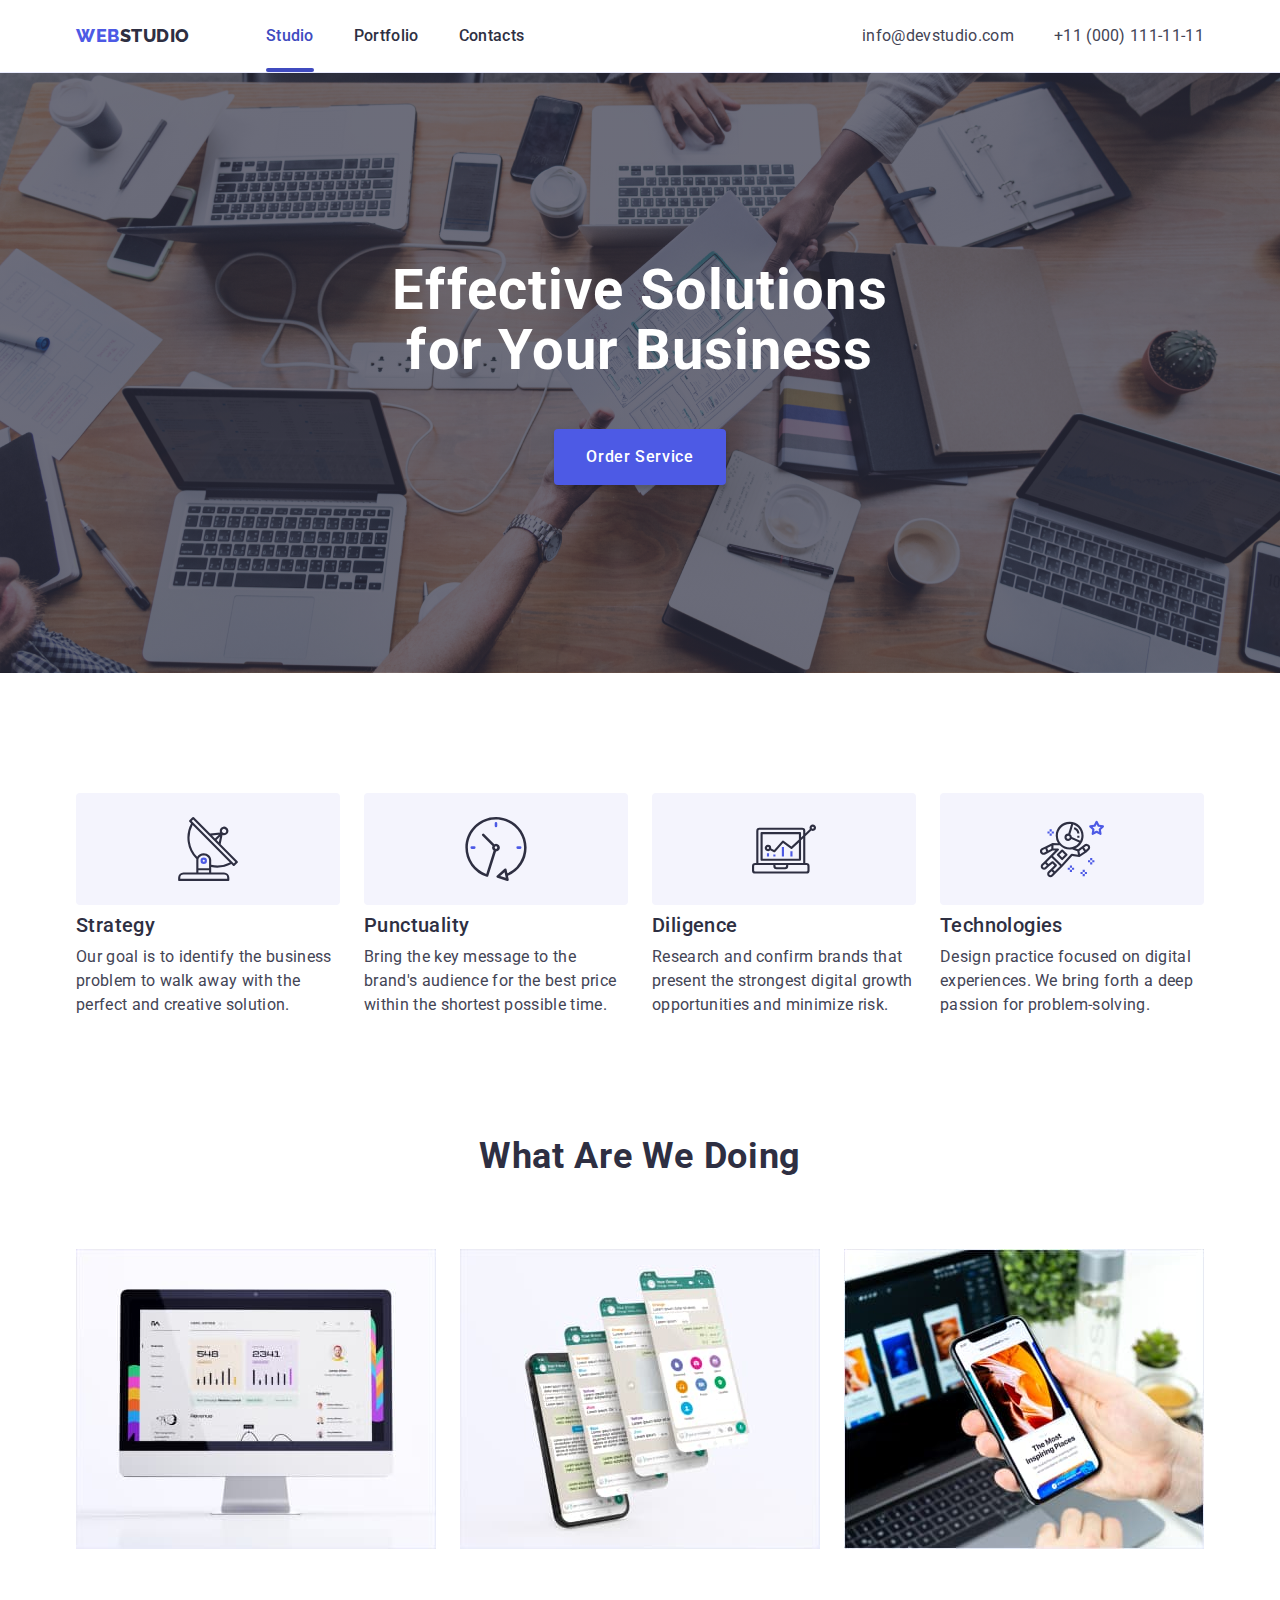
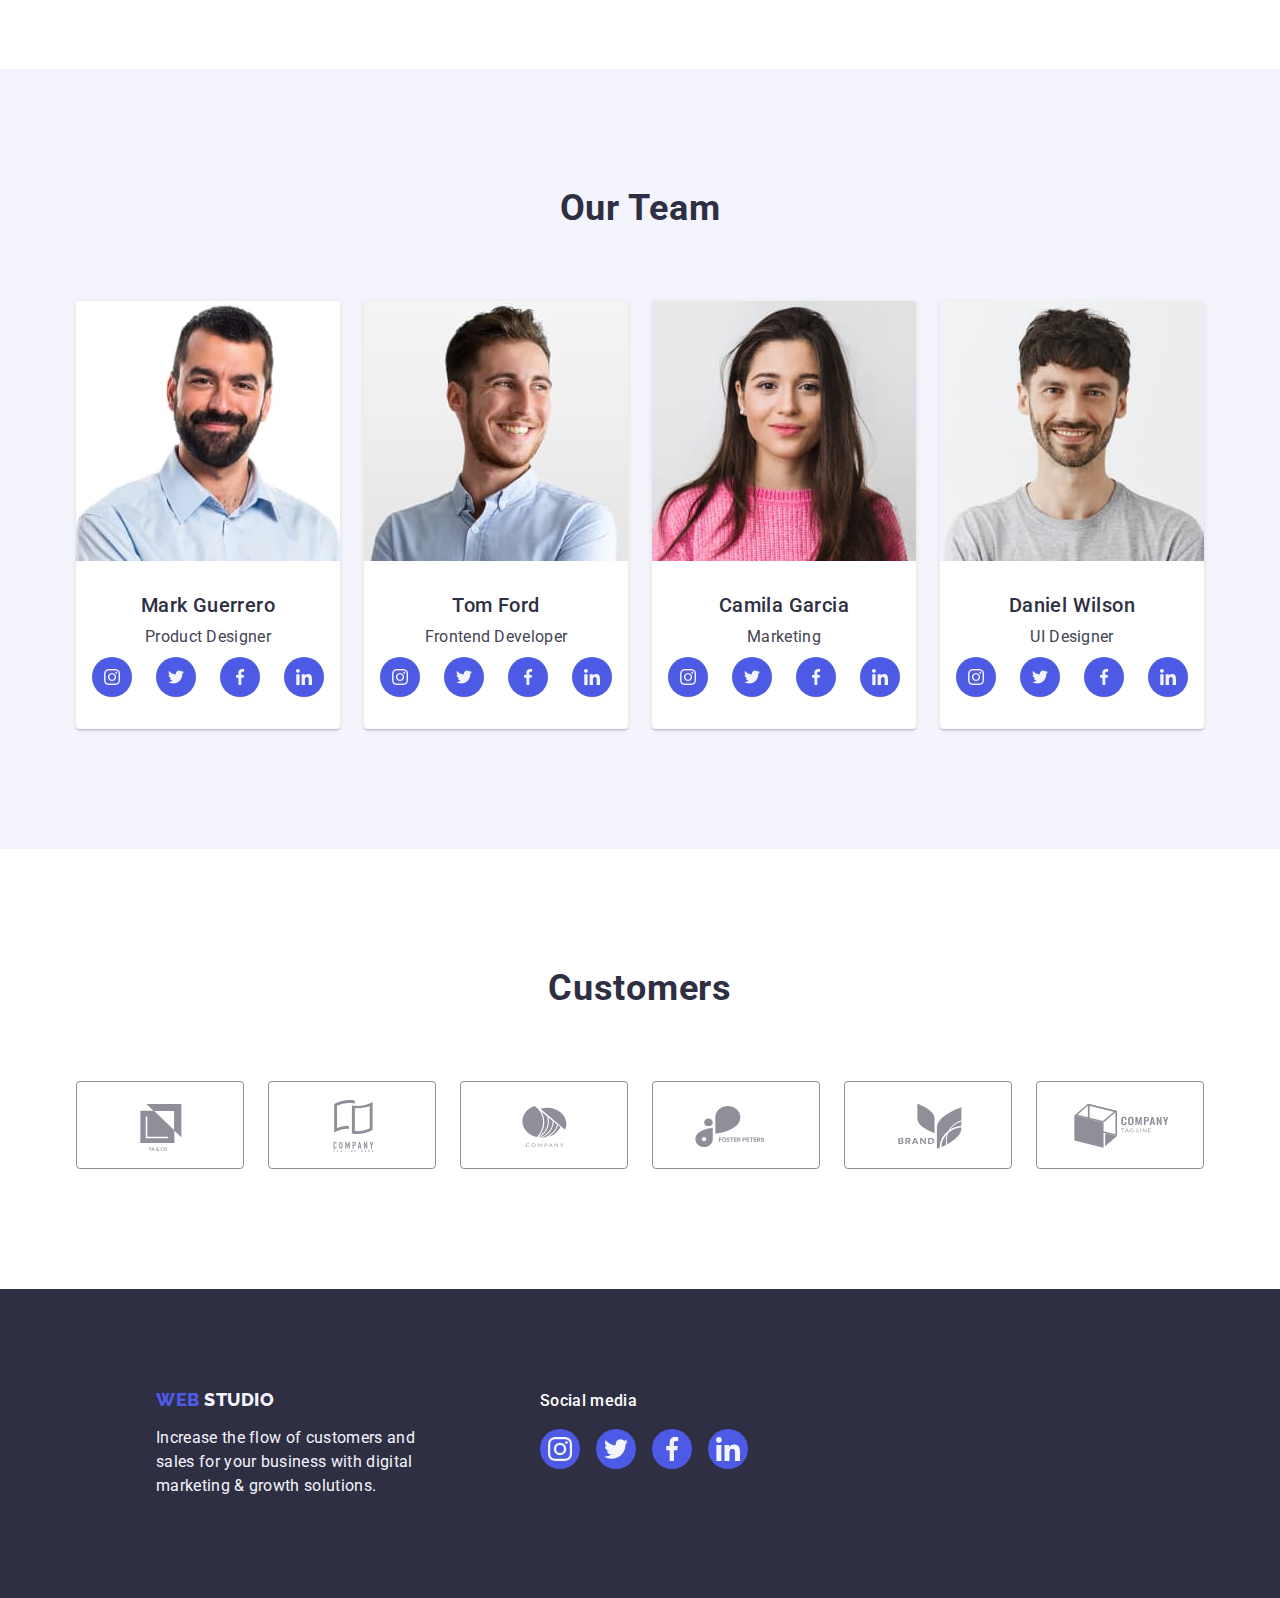
<file: index.html>
<!DOCTYPE html>
<html lang="en">
  <head>
    <meta charset="UTF-8" />
    <meta http-equiv="X-UA-Compatible" content="IE=edge" />
    <meta name="viewport" content="width=device-width, initial-scale=1.0" />
    <title>Document</title>
    <link rel="preconnect" href="https://fonts.googleapis.com" />
    <link rel="preconnect" href="https://fonts.gstatic.com" crossorigin />
    <link
      href="https://fonts.googleapis.com/css2?family=Raleway:wght@800&family=Roboto:wght@400;500;700&display=swap"
      rel="stylesheet"
    />
    <link
      rel="stylesheet"
      href="https://cdnjs.cloudflare.com/ajax/libs/modern-normalize/1.1.0/modern-normalize.min.css"
    />
    <link rel="stylesheet" href="./css/styles.css" />
  </head>

  <body>
    <!-- Шапка сторінки -->
    <header class="page-header">
      <div class="common-container container">
        <nav class="page-navigation">
          <a class="page-logo link" href="./index.html">
            Web <span class="description-first-word-page-logo">Studio</span></a
          >

          <ul class="menu list">
            <li class="menu-item">
              <a class="menu-link link first-line" href="./index.html">Studio</a>
            </li>
            <li class="menu-item">
              <a class="menu-link link" href="./portfolio.html">Portfolio</a>
            </li>
            <li class="menu-item">
              <a class="menu-link link" href="">Contacts</a>
            </li>
          </ul>
        </nav>

        <address class="contact-information">
          <ul class="contacts list">
            <li class="contacts-item">
              <a class="contacts-element link" href="mailto:info@devstudio.com"
                >info@devstudio.com</a
              >
            </li>
            <li class="contacts-item">
              <a class="contacts-element link" href="tel:+110001111111"> +11 (000) 111-11-11</a>
            </li>
          </ul>
        </address>
      </div>
    </header>

    <!-- Унікальний контент сторінки -->
    <main>
      <!-- Перша секція. Головна інформація -->

      <section class="main-information">
        <div class="container">
          <h1 class="main-title">Effective Solutions for Your Business</h1>
          <button class="modal-open-button" type="button" data-modal-open>Order Service</button>
        </div>
      </section>

      <!-- Друга секція. Основні принципи -->

      <section class="container-principles">
        <div class="container">
          <h2 class="main-principles" hidden>About us</h2>
          <ul class="summary list">
            <li class="title-essence-principles">
              <div class="title-essence-principles-icons">
                <svg class="title-essence-icon" aria-label="іконка антени" width="64" height="64">
                  <use href="./images/icons.svg#icon-antenna"></use>
                </svg>
              </div>
              <h3 class="principles">Strategy</h3>
              <p class="principles-description">
                Our goal is to identify the business problem to walk away with the perfect and
                creative solution.
              </p>
            </li>

            <li class="title-essence-principles">
              <div class="title-essence-principles-icons">
                <svg
                  class="title-essence-icon"
                  aria-label="іконка годинника"
                  width="64"
                  height="64"
                >
                  <use href="./images/icons.svg#icon-clock"></use>
                </svg>
              </div>
              <h3 class="principles">Punctuality</h3>
              <p class="principles-description">
                Bring the key message to the brand's audience for the best price within the shortest
                possible time.
              </p>
            </li>

            <li class="title-essence-principles">
              <div class="title-essence-principles-icons">
                <svg class="title-essence-icon" aria-label="іконка діаграми" width="64" height="64">
                  <use href="./images/icons.svg#icon-diagram"></use>
                </svg>
              </div>
              <h3 class="principles">Diligence</h3>
              <p class="principles-description">
                Research and confirm brands that present the strongest digital growth opportunities
                and minimize risk.
              </p>
            </li>

            <li class="title-essence-principles">
              <div class="title-essence-principles-icons">
                <svg
                  class="title-essence-icon"
                  aria-label="іконка астронавта"
                  width="64"
                  height="64"
                >
                  <use href="./images/icons.svg#icon-astronaut"></use>
                </svg>
              </div>
              <h3 class="principles">Technologies</h3>
              <p class="principles-description">
                Design practice focused on digital experiences. We bring forth a deep passion for
                problem-solving.
              </p>
            </li>
          </ul>
        </div>
      </section>

      <!-- Третя секція. Що ми робимо -->

      <section class="our-work">
        <div class="container">
          <h2 class="section-description">What are we doing</h2>
          <ul class="summary list">
            <li class="our-work-images">
              <img
                src="./images/what-are-we-doing/pc-screen.jpg"
                alt="photo-screen"
                width="360"
                height="300"
              />
            </li>

            <li class="our-work-images">
              <img
                src="./images/what-are-we-doing/tel-screen.jpg"
                alt="photo-tel-screen"
                width="360"
                height="300"
              />
            </li>

            <li class="our-work-images">
              <img
                src="./images/what-are-we-doing/tel.jpg"
                alt="photo-tel"
                width="360"
                height="300"
              />
            </li>
          </ul>
        </div>
      </section>

      <!-- Четверта секція. Працівники -->

      <section class="our-team-description">
        <div class="container">
          <h2 class="section-description">Our Team</h2>
          <ul class="our-team-description-list list">
            <li class="our-team-identification">
              <img src="./images/our-team/img-mark.jpg" alt="photo-mark" width="264" height="260" />
              <div class="person-information">
                <h3 class="name">Mark Guerrero</h3>
                <p class="position">Product Designer</p>
                <ul class="social-list list">
                  <li class="social-list-item">
                    <a href="" class="social-list-link">
                      <svg
                        class="social-list-icon"
                        aria-label="іконка інстаграм"
                        width="16"
                        height="16"
                      >
                        <use href="./images/icons.svg#icon-instagram"></use>
                      </svg>
                    </a>
                  </li>
                  <li class="social-list-item">
                    <a href="" class="social-list-link">
                      <svg
                        class="social-list-icon"
                        aria-label="іконка твітер"
                        width="16"
                        height="16"
                      >
                        <use href="./images/icons.svg#icon-twitter"></use>
                      </svg>
                    </a>
                  </li>
                  <li class="social-list-item">
                    <a href="" class="social-list-link">
                      <svg
                        class="social-list-icon"
                        aria-label="іконка фейсбук"
                        width="16"
                        height="16"
                      >
                        <use href="./images/icons.svg#icon-facebook"></use>
                      </svg>
                    </a>
                  </li>
                  <li class="social-list-item">
                    <a href="" class="social-list-link">
                      <svg
                        class="social-list-icon"
                        aria-label="іконка лінкедін"
                        width="16"
                        height="16"
                      >
                        <use href="./images/icons.svg#icon-linkedin"></use>
                      </svg>
                    </a>
                  </li>
                </ul>
              </div>
            </li>

            <li class="our-team-identification">
              <img src="./images/our-team/img-tom.jpg" alt="photo-tom" width="264" height="260" />
              <div class="person-information">
                <h3 class="name">Tom Ford</h3>
                <p class="position">Frontend Developer</p>
                <ul class="social-list list">
                  <li class="social-list-item">
                    <a href="" class="social-list-link">
                      <svg
                        class="social-list-icon"
                        aria-label="іконка інстаграм"
                        width="16"
                        height="16"
                      >
                        <use href="./images/icons.svg#icon-instagram"></use>
                      </svg>
                    </a>
                  </li>
                  <li class="social-list-item">
                    <a href="" class="social-list-link">
                      <svg
                        class="social-list-icon"
                        aria-label="іконка твітер"
                        width="16"
                        height="16"
                      >
                        <use href="./images/icons.svg#icon-twitter"></use>
                      </svg>
                    </a>
                  </li>
                  <li class="social-list-item">
                    <a href="" class="social-list-link">
                      <svg
                        class="social-list-icon"
                        aria-label="іконка фейсбук"
                        width="16"
                        height="16"
                      >
                        <use href="./images/icons.svg#icon-facebook"></use>
                      </svg>
                    </a>
                  </li>
                  <li class="social-list-item">
                    <a href="" class="social-list-link">
                      <svg
                        class="social-list-icon"
                        aria-label="іконка лінкедін"
                        width="16"
                        height="16"
                      >
                        <use href="./images/icons.svg#icon-linkedin"></use>
                      </svg>
                    </a>
                  </li>
                </ul>
              </div>
            </li>

            <li class="our-team-identification">
              <img
                src="./images/our-team/img-camila.jpg"
                alt="photo-camila"
                width="264"
                height="260"
              />
              <div class="person-information">
                <h3 class="name">Camila Garcia</h3>
                <p class="position">Marketing</p>
                <ul class="social-list list">
                  <li class="social-list-item">
                    <a href="" class="social-list-link">
                      <svg
                        class="social-list-icon"
                        aria-label="іконка інстаграм"
                        width="16"
                        height="16"
                      >
                        <use href="./images/icons.svg#icon-instagram"></use>
                      </svg>
                    </a>
                  </li>
                  <li class="social-list-item">
                    <a href="" class="social-list-link">
                      <svg
                        class="social-list-icon"
                        aria-label="іконка твітер"
                        width="16"
                        height="16"
                      >
                        <use href="./images/icons.svg#icon-twitter"></use>
                      </svg>
                    </a>
                  </li>
                  <li class="social-list-item">
                    <a href="" class="social-list-link">
                      <svg
                        class="social-list-icon"
                        aria-label="іконка фейсбук"
                        width="16"
                        height="16"
                      >
                        <use href="./images/icons.svg#icon-facebook"></use>
                      </svg>
                    </a>
                  </li>
                  <li class="social-list-item">
                    <a href="" class="social-list-link">
                      <svg
                        class="social-list-icon"
                        aria-label="іконка лінкедін"
                        width="16"
                        height="16"
                      >
                        <use href="./images/icons.svg#icon-linkedin"></use>
                      </svg>
                    </a>
                  </li>
                </ul>
              </div>
            </li>

            <li class="our-team-identification">
              <img
                src="./images/our-team/img-daniel.jpg"
                alt="photo-daniel"
                width="264"
                height="260"
              />
              <div class="person-information">
                <h3 class="name">Daniel Wilson</h3>
                <p class="position">UI Designer</p>
                <ul class="social-list list">
                  <li class="social-list-item">
                    <a href="" class="social-list-link">
                      <svg
                        class="social-list-icon"
                        aria-label="іконка інстаграм"
                        width="16"
                        height="16"
                      >
                        <use href="./images/icons.svg#icon-instagram"></use>
                      </svg>
                    </a>
                  </li>
                  <li class="social-list-item">
                    <a href="" class="social-list-link">
                      <svg
                        class="social-list-icon"
                        aria-label="іконка твітер"
                        width="16"
                        height="16"
                      >
                        <use href="./images/icons.svg#icon-twitter"></use>
                      </svg>
                    </a>
                  </li>
                  <li class="social-list-item">
                    <a href="" class="social-list-link">
                      <svg
                        class="social-list-icon"
                        aria-label="іконка фейсбук"
                        width="16"
                        height="16"
                      >
                        <use href="./images/icons.svg#icon-facebook"></use>
                      </svg>
                    </a>
                  </li>
                  <li class="social-list-item">
                    <a href="" class="social-list-link">
                      <svg
                        class="social-list-icon"
                        aria-label="іконка лінкедін"
                        width="16"
                        height="16"
                      >
                        <use href="./images/icons.svg#icon-linkedin"></use>
                      </svg>
                    </a>
                  </li>
                </ul>
              </div>
            </li>
          </ul>
        </div>
      </section>

      <!-- П'ята секція. Клієнти -->

      <section class="our-customers">
        <div class="container">
          <h2 class="section-description">Customers</h2>
          <ul class="icons-customers list">
            <li class="icons-customers-item">
              <a href="" class="icons-customers-link">
                <svg
                  class="icons-customers-view"
                  aria-label="логотип першого клієнта"
                  width="104"
                  height="56"
                >
                  <use href="./images/icons.svg#icon-first-client"></use>
                </svg>
              </a>
            </li>

            <li class="icons-customers-item">
              <a href="" class="icons-customers-link">
                <svg
                  class="icons-customers-view"
                  aria-label="логотип другого клієнта"
                  width="104"
                  height="56"
                >
                  <use href="./images/icons.svg#icon-second-client"></use>
                </svg>
              </a>
            </li>

            <li class="icons-customers-item">
              <a href="" class="icons-customers-link">
                <svg
                  class="icons-customers-view"
                  aria-label="логотип третього клієнта"
                  width="104"
                  height="56"
                >
                  <use href="./images/icons.svg#icon-third-client"></use>
                </svg>
              </a>
            </li>

            <li class="icons-customers-item">
              <a href="" class="icons-customers-link">
                <svg
                  class="icons-customers-view"
                  aria-label="логотип четвертого клієнта"
                  width="104"
                  height="56"
                >
                  <use href="./images/icons.svg#icon-fourth-client"></use>
                </svg>
              </a>
            </li>

            <li class="icons-customers-item">
              <a href="" class="icons-customers-link">
                <svg
                  class="icons-customers-view"
                  aria-label="логотип п'ятого клієнта"
                  width="104"
                  height="56"
                >
                  <use href="./images/icons.svg#icon-fifth-client"></use>
                </svg>
              </a>
            </li>

            <li class="icons-customers-item">
              <a href="" class="icons-customers-link">
                <svg
                  class="icons-customers-view"
                  aria-label="логотип шостого клієнта"
                  width="104"
                  height="56"
                >
                  <use href="./images/icons.svg#icon-sixth-client"></use>
                </svg>
              </a>
            </li>
          </ul>
        </div>
      </section>
    </main>

    <!-- Підвал сторінки -->

    <footer class="under-logo-and-slogan">
      <div class="footer">
        <div class="footer-logo-container">
          <a class="footer-logo link" href="./portfolio.html">
            Web <span class="description-first-word-under-logo">Studio</span></a
          >
          <p class="footer-description">
            Increase the flow of customers and sales for your business with digital marketing &
            growth solutions.
          </p>
        </div>

        <div class="social-media">
          <p class="title-social-media">Social media</p>
          <ul class="social-media-list list">
            <li class="social-media-list-item">
              <a href="" class="social-media-list-link">
                <svg class="social-list-icon" aria-label="іконка інстаграм" width="24" height="24">
                  <use href="./images/icons.svg#icon-instagram"></use>
                </svg>
              </a>
            </li>

            <li class="social-media-list-item">
              <a href="" class="social-media-list-link">
                <svg class="social-list-icon" aria-label="іконка твітер" width="24" height="24">
                  <use href="./images/icons.svg#icon-twitter"></use>
                </svg>
              </a>
            </li>

            <li class="social-media-list-item">
              <a href="" class="social-media-list-link">
                <svg class="social-list-icon" aria-label="іконка фейсбук" width="24" height="24">
                  <use href="./images/icons.svg#icon-facebook"></use>
                </svg>
              </a>
            </li>
            <li class="social-media-list-item">
              <a href="" class="social-media-list-link">
                <svg class="social-list-icon" aria-label="іконка лінкедін" width="24" height="24">
                  <use href="./images/icons.svg#icon-linkedin"></use>
                </svg>
              </a>
            </li>
          </ul>
        </div>
      </div>
    </footer>

    <div class="backdrop is-hidden" data-modal>
      <div class="modal">
        <button type="button" class="modal-close-btn" data-modal-close>
          <svg class="modal-close-icon" width="8" height="8">
            <use href="./images/icons.svg#icon-close"></use>
          </svg>
        </button>
      </div>
    </div>

    <script src="./js/modal.js"></script>
  </body>
</html>
</file>
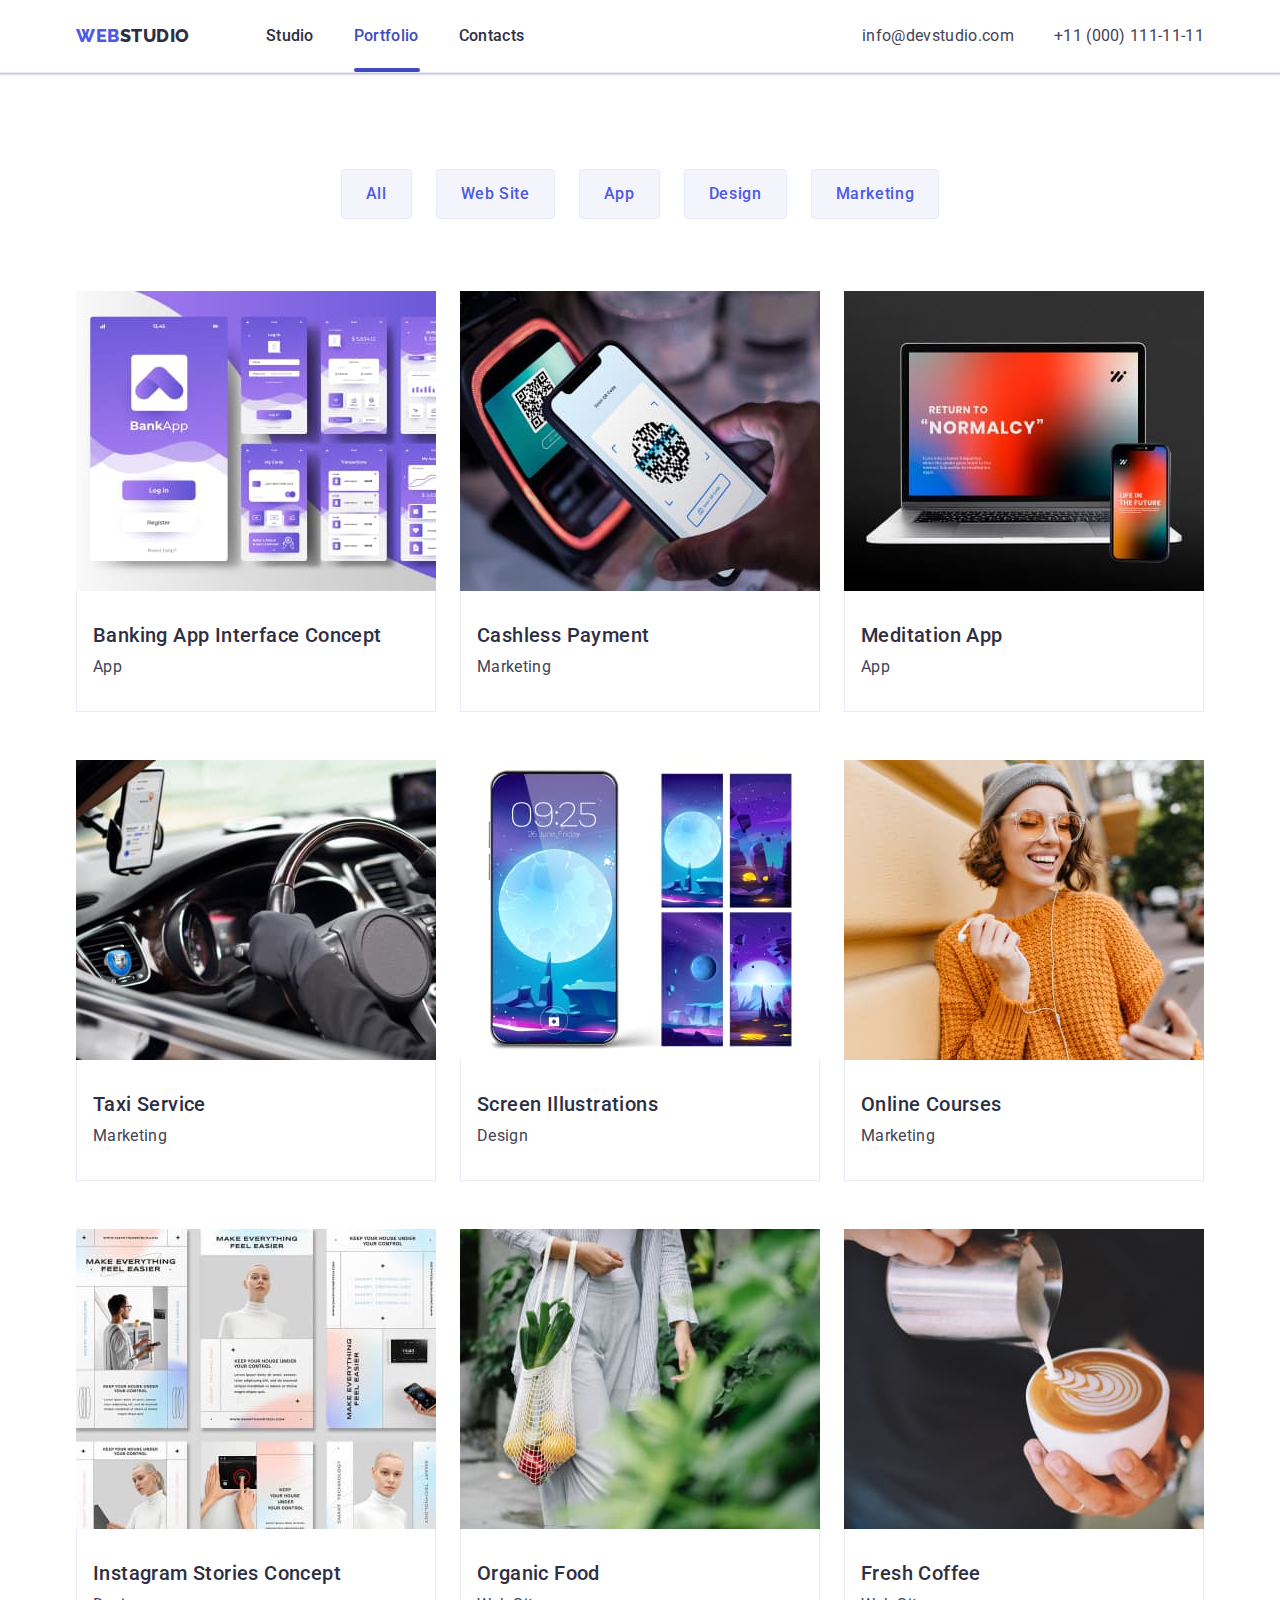
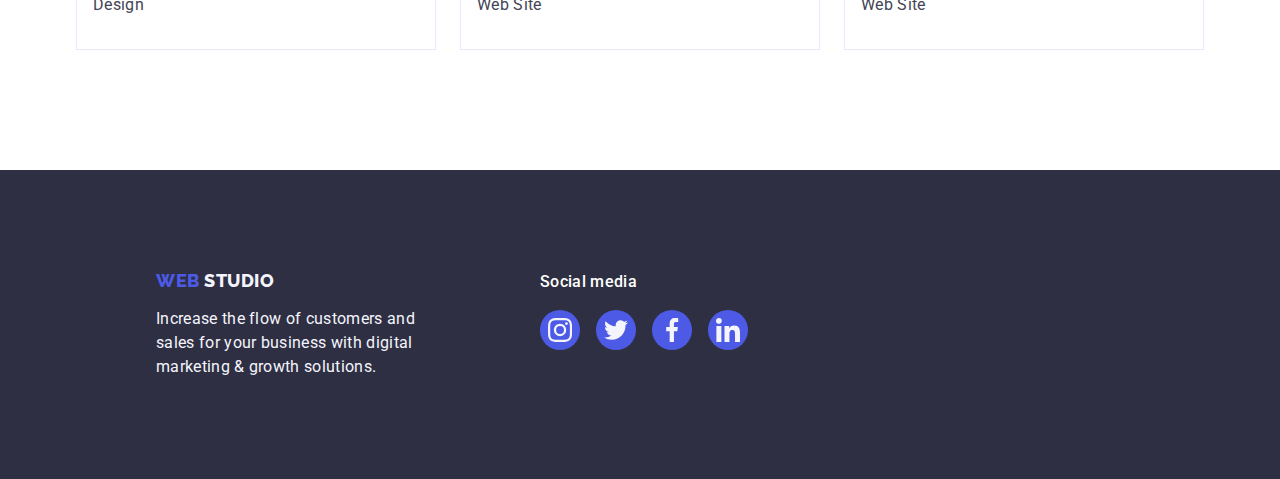
<file: portfolio.html>
<!DOCTYPE html>
<html lang="en">
  <head>
    <meta charset="UTF-8" />
    <meta http-equiv="X-UA-Compatible" content="IE=edge" />
    <meta name="viewport" content="width=device-width, initial-scale=1.0" />
    <title>Document</title>
    <link rel="preconnect" href="https://fonts.googleapis.com" />
    <link rel="preconnect" href="https://fonts.gstatic.com" crossorigin />
    <link
      href="https://fonts.googleapis.com/css2?family=Raleway:wght@800&family=Roboto:wght@400;500;700&display=swap"
      rel="stylesheet"
    />
    <link
      rel="stylesheet"
      href="https://cdnjs.cloudflare.com/ajax/libs/modern-normalize/1.1.0/modern-normalize.min.css"
    />
    <link rel="stylesheet" href="./css/styles.css" />
  </head>

  <body>
    <!-- Шапка сторінки -->
    <header class="page-header">
      <div class="common-container container">
        <nav class="page-navigation">
          <a class="page-logo link" href="./portfolio.html">
            Web <span class="description-first-word-page-logo">Studio</span></a
          >

          <ul class="menu list">
            <li class="menu-item"><a class="menu-link link" href="./index.html">Studio</a></li>
            <li class="menu-item">
              <a class="menu-link link second-line" href="./portfolio.html">Portfolio</a>
            </li>
            <li class="menu-item"><a class="menu-link link" href="">Contacts</a></li>
          </ul>
        </nav>

        <address class="contact-information">
          <ul class="contacts list">
            <li class="contacts-item">
              <a class="contacts-element link" href="mailto:info@devstudio.com"
                >info@devstudio.com</a
              >
            </li>
            <li class="contacts-item">
              <a class="contacts-element link" href="tel:+110001111111"> +11 (000) 111-11-11</a>
            </li>
          </ul>
        </address>
      </div>
    </header>

    <!-- Унікальний контент сторінки -->
    <main>
      <section class="img-description">
        <div class="container">
          <h1 hidden>All</h1>
          <ul class="button-type list">
            <li><button class="modal-open-button-all" type="button">All</button></li>
            <li><button class="modal-open-button-all" type="button">Web Site</button></li>
            <li><button class="modal-open-button-all" type="button">App</button></li>
            <li><button class="modal-open-button-all" type="button">Design</button></li>
            <li><button class="modal-open-button-all" type="button">Marketing</button></li>
          </ul>

          <ul class="icons">
            <li class="icons-item">
              <a href="" class="review link">
                <div class="review-img">
                  <img
                    src="./images/portfolio/banking-app.jpg"
                    alt="photo-banking-app"
                    width="360"
                    height="300"
                  />
                  <p class="overlay">
                    14 Stylish and User-Friendly App Design Concepts · Task Manager App · Calorie
                    Tracker App · Exotic Fruit Ecommerce App · Cloud Storage App
                  </p>
                </div>

                <div class="app-name">
                  <h2 class="icons-description">Banking App Interface Concept</h2>
                  <p class="icons-type">App</p>
                </div>
              </a>
            </li>

            <li class="icons-item">
              <a href="" class="review link">
                <div class="review-img">
                  <img
                    src="./images/portfolio/cashless-payment.jpg"
                    alt="photo-cashless-payment"
                    width="360"
                    height="300"
                  />
                  <p class="overlay">
                    14 Stylish and User-Friendly App Design Concepts · Task Manager App · Calorie
                    Tracker App · Exotic Fruit Ecommerce App · Cloud Storage App
                  </p>
                </div>
                <div class="app-name">
                  <h2 class="icons-description">Cashless Payment</h2>
                  <p class="icons-type">Marketing</p>
                </div>
              </a>
            </li>

            <li class="icons-item">
              <a href="" class="review link">
                <div class="review-img">
                  <img
                    src="./images/portfolio/meditation-app.jpg"
                    alt="photo-meditation-app"
                    width="360"
                    height="300"
                  />
                  <p class="overlay">
                    14 Stylish and User-Friendly App Design Concepts · Task Manager App · Calorie
                    Tracker App · Exotic Fruit Ecommerce App · Cloud Storage App
                  </p>
                </div>
                <div class="app-name">
                  <h2 class="icons-description">Meditation App</h2>
                  <p class="icons-type">App</p>
                </div>
              </a>
            </li>

            <li class="icons-item">
              <a href="" class="review link">
                <div class="review-img">
                  <img
                    src="./images/portfolio/taxi-service.jpg"
                    alt="photo-taxi-service"
                    width="360"
                    height="300"
                  />
                  <p class="overlay">
                    14 Stylish and User-Friendly App Design Concepts · Task Manager App · Calorie
                    Tracker App · Exotic Fruit Ecommerce App · Cloud Storage App
                  </p>
                </div>
                <div class="app-name">
                  <h2 class="icons-description">Taxi Service</h2>
                  <p class="icons-type">Marketing</p>
                </div>
              </a>
            </li>

            <li class="icons-item">
              <a href="" class="review link">
                <div class="review-img">
                  <img
                    src="./images/portfolio/screen-illustations.jpg"
                    alt="photo-screen-illustations"
                    width="360"
                    height="300"
                  />
                  <p class="overlay">
                    14 Stylish and User-Friendly App Design Concepts · Task Manager App · Calorie
                    Tracker App · Exotic Fruit Ecommerce App · Cloud Storage App
                  </p>
                </div>
                <div class="app-name">
                  <h2 class="icons-description">Screen Illustrations</h2>
                  <p class="icons-type">Design</p>
                </div>
              </a>
            </li>

            <li class="icons-item">
              <a href="" class="review link">
                <div class="review-img">
                  <img
                  src="./images/portfolio/online-courses.jpg"
                  alt="photo-online-courses"
                  width="360"
                  height="300"
                />
                  <p class="overlay">
                    14 Stylish and User-Friendly App Design Concepts · Task Manager App · Calorie
                    Tracker App · Exotic Fruit Ecommerce App · Cloud Storage App
                  </p>
                </div>
                                <div class="app-name">
                  <h2 class="icons-description">Online Courses</h2>
                  <p class="icons-type">Marketing</p>
                </div>
              </a>
            </li>

            <li class="icons-item">
              <a href="" class="review link">
                <div class="review-img">
                  <img
                  src="./images/portfolio/instagram-stories.jpg"
                  alt="photo-instagram-stories"
                  width="360"
                  height="300"
                />
                  <p class="overlay">
                    14 Stylish and User-Friendly App Design Concepts · Task Manager App · Calorie
                    Tracker App · Exotic Fruit Ecommerce App · Cloud Storage App
                  </p>
                </div>
                                <div class="app-name">
                  <h2 class="icons-description">Instagram Stories Concept</h2>
                  <p class="icons-type">Design</p>
                </div>
              </a>
            </li>

            <li class="icons-item">
              <a href="" class="review link">
                <div class="review-img">
                  <img
                  src="./images/portfolio/organic-food.jpg"
                  alt="photo-organic-food"
                  width="360"
                  height="300"
                />
                  <p class="overlay">
                    14 Stylish and User-Friendly App Design Concepts · Task Manager App · Calorie
                    Tracker App · Exotic Fruit Ecommerce App · Cloud Storage App
                  </p>
                </div>
                <div class="app-name">
                  <h2 class="icons-description">Organic Food</h2>
                  <p class="icons-type">Web Site</p>
                </div>
              </a>
            </li>

            <li class="icons-item">
              <a href="" class="review link">
                <div class="review-img">
                  <img
                  src="./images/portfolio/fresh-coffee.jpg"
                  alt="photo-fresh-coffee"
                  width="360"
                  height="300"
                />
                  <p class="overlay">
                    14 Stylish and User-Friendly App Design Concepts · Task Manager App · Calorie
                    Tracker App · Exotic Fruit Ecommerce App · Cloud Storage App
                  </p>
                </div>
                  <div class="app-name">
                  <h2 class="icons-description">Fresh Coffee</h2>
                  <p class="icons-type">Web Site</p>
                </div>
              </a>
            </li>
          </ul>
        </div>
      </section>
    </main>

    <!-- Підвал сторінки -->

    <div class="footer-container">
      <footer class="under-logo-and-slogan">
        <div class="footer">
          <div class="footer-logo-container">
            <a class="footer-logo link" href="./portfolio.html">
              Web <span class="description-first-word-under-logo">Studio</span></a
            >
            <p class="footer-description">
              Increase the flow of customers and sales for your business with digital marketing &
              growth solutions.
            </p>
          </div>

          <div class="social-media">
            <p class="title-social-media">Social media</p>
            <ul class="social-media-list list">
              <li class="social-media-list-item">
                <a href="" class="social-media-list-link">
                  <svg
                    class="social-list-icon"
                    aria-label="іконка інстаграм"
                    width="24"
                    height="24"
                  >
                    <use href="./images/icons.svg#icon-instagram"></use>
                  </svg>
                </a>
              </li>

              <li class="social-media-list-item">
                <a href="" class="social-media-list-link">
                  <svg class="social-list-icon" aria-label="іконка твітер" width="24" height="24">
                    <use href="./images/icons.svg#icon-twitter"></use>
                  </svg>
                </a>
              </li>

              <li class="social-media-list-item">
                <a href="" class="social-media-list-link">
                  <svg class="social-list-icon" aria-label="іконка фейсбук" width="24" height="24">
                    <use href="./images/icons.svg#icon-facebook"></use>
                  </svg>
                </a>
              </li>
              <li class="social-media-list-item">
                <a href="" class="social-media-list-link">
                  <svg class="social-list-icon" aria-label="іконка лінкедін" width="24" height="24">
                    <use href="./images/icons.svg#icon-linkedin"></use>
                  </svg>
                </a>
              </li>
            </ul>
          </div>
        </div>
      </footer>
    </div>

    <!-- <footer class="under-logo-and-slogan"> 
      <div class="container"> 
        <a class="page-logo link" href="./portfolio.html">
          Web <span class="description-first-word-under-logo">Studio</span></a
        >
  
        <p class="footer-description">
          Increase the flow of customers and sales for your business with digital marketing & growth
          solutions.
        </p>
      </div>
      
    </footer> -->
  </body>
</html>
</file>
<file: css/styles.css>
body {
  font-family: 'Roboto', sans-serif;
  color: #434455;
  background-color: #ffffff;
}

:root {
  --brand-color: #2e2f42;
}

.list {
  list-style: none;
}

.link,
.page-logo,
.footer-logo {
  text-decoration: none;
}

button {
  cursor: pointer;
}

h1,
h2,
h3,
h4,
p {
  margin-top: 0;
  margin-bottom: 0;
}

ul,
ol {
  margin-top: 0;
  margin-bottom: 0;
  padding-left: 0;
}

img {
  display: block;
}

.description-first-word-page-logo {
  color: var(--brand-color);
}

.page-logo {
  font-family: 'Raleway', sans-serif;
  font-style: normal;
  font-weight: 800;
  font-size: 18px;
  line-height: 1.17;
  color: #4d5ae5;

  /* identical to box height, or 117% */
  display: flex;
  align-items: center;
  letter-spacing: 0.03em;
  text-transform: uppercase;
  text-decoration: none;
  margin-right: 76px;

  /* Inside auto layout */
  flex: none;
  order: 0;
  flex-grow: 0;
}

.page-header {
  border-bottom: 1px solid #e7e9fc;
  box-shadow: 0px 2px 1px rgba(46, 47, 66, 0.08), 0px 1px 1px rgba(46, 47, 66, 0.16),
    0px 1px 6px rgba(46, 47, 66, 0.08);
}

.common-container {
  display: flex;
  align-items: center;
}

.container {
  width: 1158px;
  margin: 0 auto;
  padding: 0 15px;
}

.page-navigation {
  display: flex;
  align-items: center;
}

.menu {
  display: flex;
  gap: 40px;
}

.address-list {
  display: flex;
  align-items: center;
  margin-left: 332px;
}

.menu-link {
  font-style: normal;
  font-weight: 500;
  font-size: 16px;
  display: block;
  line-height: 1.5;
  padding: 24px 0;

  /* identical to box height, or 150% */
  letter-spacing: 0.02em;

  /* NAVY BLUE */
  color: var(--brand-color);
}

.menu-item,
.link:active {
  color: #9747ff;
}

.modal-open-button:hover,
.modal-open-button:focus {
  background-color: #404bbf;
}

.menu-item:hover,
.menu-item:focus,
.page-logo:hover,
.page-logo:focus,
.contacts:hover,
.contacts:focus,
.menu-link:hover,
.menu-link:focus {
  color: #404bbf;
}

.first-line,
.second-line {
  display: flex;
  align-items: center;
  position: relative;
  color: #404bbf;
  transition: color 250ms cubic-bezier(0.4, 0, 0.2, 1);
}

.first-line::after {
  content: '';
  display: block;
  position: absolute;
  width: 48px;
  height: 4px;
  left: 0;
  bottom: -1px;
  top: 44px;
  background-color: #404bbf;
  border-radius: 2px;
  margin-top: 20px;
  overflow: auto;
  transform: translateY(100%);
  transition: color 250ms cubic-bezier(0.4, 0, 0.2, 1);
}

.second-line::after {
  content: '';
  display: block;
  position: absolute;
  width: 66px;
  height: 4px;
  left: 0;
  bottom: -1px;
  top: 44px;
  background-color: #404bbf;
  border-radius: 2px;
  margin-top: 20px;
  overflow: auto;
  transform: translateY(100%);
  transition: color 250ms cubic-bezier(0.4, 0, 0.2, 1);
}

.first-line:hover::after,
.second-line:hover::after {
  transform: translateY(0%);
}

.contact-information {
  font-style: normal;
  margin-left: auto;
}

.contacts-element {
  font-style: normal;
  font-weight: 400;
  font-size: 16px;
  line-height: 1.5;
  letter-spacing: 0.02em;
  color: #434455;
  transition: color 250ms cubic-bezier(0.4, 0, 0.2, 1);
}

/* Перша секція. Головна інформація */

.main-information {
  background-color: var(--brand-color);
  padding: 188px 0;
  background-color: #2e2f42;
  background-image: linear-gradient(rgba(46, 47, 66, 0.7), rgba(46, 47, 66, 0.7)),
    url(../images/people-office.jpg);

  background-repeat: no-repeat;
  background-position: center;
  background-size: cover;
  max-width: 1440px;
  margin: 0 auto;
}

.main-title {
  font-style: normal;
  font-weight: 700;
  font-size: 56px;
  line-height: 1.07;
  max-width: 496px;

  /* or 107% */
  text-align: center;
  margin-left: auto;
  margin-right: auto;
  margin-bottom: 48px;
  letter-spacing: 0.02em;

  /* WHITE */
  color: #ffffff;
}

.button {
  display: block;
  min-width: 169px;
  height: 56px;
  border: none;
  background-color: #4d5ae5;
  border-radius: 4px;
  cursor: pointer;
}

.modal-open-button {
  font-style: normal;
  font-weight: 500;
  font-size: 16px;
  line-height: 1.5;
  background-color: #4d5ae5;
  min-width: 169px;
  border: none;

  /* identical to box height, or 150% */
  display: block;
  align-items: center;
  letter-spacing: 0.04em;

  /* WHITE */
  color: #ffffff;

  /* Inside auto layout */
  flex: none;
  order: 0;
  flex-grow: 0;

  /* Auto layout */
  display: block;
  flex-direction: row;
  align-items: flex-start;
  padding: 16px 32px;
  gap: 10px;

  left: 636px;
  right: 635px;
  top: 428px;
  bottom: 188px;

  /* IRIS */
  background: #4d5ae5;
  box-shadow: 0px 4px 4px rgba(0, 0, 0, 0.15);
  border-radius: 4px;
  margin: 0 auto;
  transition: background-color 250ms cubic-bezier(0.4, 0, 0.2, 1);
}

/* Друга секція. Основні принципи */

.container-principles {
  padding: 120px 0;
}

.title-essence-principles {
  width: calc((100% - 72px) / 4);
}

.title-essence-principles-icons {
  display: flex;
  align-items: center;
  justify-content: center;
  width: 264px;
  height: 112px;
  margin-bottom: 8px;
  background-color: #f4f4fd;
  border-radius: 4px;
}

.summary {
  display: flex;
  gap: 24px;
}

.principles {
  font-style: normal;
  font-weight: 500;
  font-size: 20px;
  line-height: 1.2;
  margin-bottom: 8px;

  /* identical to box height, or 120% */
  letter-spacing: 0.02em;

  /* NAVY BLUE */
  color: var(--brand-color);

  /* Inside auto layout */
  flex: none;
  order: 0;
  flex-grow: 0;
}

.principles-description {
  font-style: normal;
  font-weight: 400;
  font-size: 16px;
  line-height: 1.5;

  /* or 150% */
  letter-spacing: 0.02em;

  /* SLATE */
  color: #434455;

  /* Inside auto layout */
  flex: none;
  order: 1;
  flex-grow: 0;
}

/* Третя секція. Що ми робимо */

.our-work {
  padding-bottom: 120px;
}

.our-work-images {
  background-color: #ffffff;
  width: calc((100% - 48px) / 3);
}

/* Четверта секція. Працівники */

.our-team-description {
  background-color: #f4f4fd;
  padding: 120px 0;
}

.section-description {
  font-style: normal;
  font-weight: 700;
  font-size: 36px;
  line-height: 1.11;
  margin-bottom: 72px;

  /* identical to box height, or 111% */
  text-align: center;
  letter-spacing: 0.02em;
  text-transform: capitalize;

  /* NAVY BLUE */
  color: var(--brand-color);
}

.our-team-description-list {
  display: flex;
  gap: 24px;
}

.our-team-identification {
  background-color: #ffffff;
  width: calc((100% - 72px) / 4);
  box-shadow: 0px 1px 6px rgba(46, 47, 66, 0.08), 0px 1px 1px rgba(46, 47, 66, 0.16),
    0px 2px 1px rgba(46, 47, 66, 0.08);
  border-radius: 0px 0px 4px 4px;
}

.person-information {
  padding: 32px 0;
}

.name {
  font-style: normal;
  font-weight: 500;
  font-size: 20px;
  line-height: 1.2;
  margin-bottom: 8px;

  /* identical to box height, or 120% */
  text-align: center;
  letter-spacing: 0.02em;

  /* NAVY BLUE */
  color: var(--brand-color);

  /* Inside auto layout */
  flex: none;
  order: 0;
  flex-grow: 0;
}

.position {
  font-style: normal;
  font-weight: 400;
  font-size: 16px;
  line-height: 1.5;

  /* identical to box height, or 150% */
  text-align: center;
  letter-spacing: 0.02em;

  /* SLATE */
  color: #434455;

  /* Inside auto layout */
  flex: none;
  order: 1;
  flex-grow: 0;
  margin-bottom: 8px;
}

.social-list {
  display: flex;
  justify-content: center;
  gap: 24px;
}

.social-list-item {
  width: 40px;
  height: 40px;
}

.social-list-link,
.social-media-list-link {
  width: 100%;
  height: 100%;
  background-color: #4d5ae5;
  border-radius: 50%;
  display: flex;
  align-items: center;
  justify-content: center;
  transition: background-color 250ms cubic-bezier(0.4, 0, 0.2, 1);
}

.social-list-link:hover,
.social-list-link:focus {
  background-color: #404bbf;
}

.social-list-icon {
  fill: #f4f4fd;
}

/* П'ята секція. Клієнти */

.our-customers {
  padding: 120px 0;
}

.icons-customers {
  display: flex;
  justify-content: center;
  gap: 24px;
}

.icons-customers-link {
  display: flex;
  justify-content: center;
  align-items: center;
  width: 168px;
  height: 88px;
  border: 1px solid #8e8f99;
  border-radius: 4px;
  background-color: #ffffff;
  color: #8e8f99;
  transition: border-color 250ms cubic-bezier(0.4, 0, 0.2, 1),
    color 250ms cubic-bezier(0.4, 0, 0.2, 1);
}

.icons-customers-link:hover,
.icons-customers-link:focus {
  border-color: #404bbf;
  color: #404bbf;
}

.icons-customers-view {
  fill: currentColor;
}

/* Підвал сторінки */

.footer {
  display: flex;
  align-items: baseline;
}

.under-logo-and-slogan {
  background-color: var(--brand-color);
  padding: 100px 0;
}

.footer-logo-container {
  margin-right: 120px;
  padding-left: 156px;
}

.footer-logo {
  font-family: 'Raleway', sans-serif;
  font-style: normal;
  font-weight: 800;
  font-size: 18px;
  line-height: 1.17;
  color: #4d5ae5;
  margin-bottom: 16px;

  /* identical to box height, or 117% */
  display: inline-block;
  align-items: center;
  letter-spacing: 0.03em;
  text-transform: uppercase;

  /* Inside auto layout */
  flex: none;
  order: 0;
  flex-grow: 0;
}

.description-first-word-under-logo {
  color: #f4f4fd;
}

.footer-description {
  font-style: normal;
  font-weight: 400;
  font-size: 16px;
  line-height: 1.5;
  background-color: var(--brand-color);
  max-width: 264px;

  /* or 150% */
  letter-spacing: 0.02em;

  /* CLOUD */
  color: #f4f4fd;
}

.social-media {
  display: block;
}

.title-social-media {
  font-weight: 500;
  font-size: 16px;
  line-height: 1.5;
  letter-spacing: 0.02em;
  color: #ffffff;
  margin-bottom: 16px;
}

.social-media-list {
  display: flex;
  gap: 16px;
}

.social-media-list-item {
  width: 40px;
  height: 40px;
}

.social-media-list-link:hover,
.social-media-list-link:focus {
  background-color: #31d0aa;
}

.social-list-icon {
  fill: #f4f4fd;
}

.backdrop {
  position: fixed;
  top: 0;
  left: 0;
  width: 100%;
  height: 100%;
  background-color: rgba(46, 47, 66, 0.4);
  transition: opacity 250ms cubic-bezier(0.4, 0, 0.2, 1), visibility 250ms cubic-bezier(0.4, 0, 0.2, 1);
}

.modal {
  position: absolute;
  width: 408px;
  min-height: 584px;
  left: 50%;
  top: 50%;
  transform: translate(-50%, -50%) scale(1); 
  background: #fcfcfc;
  box-shadow: 0px 1px 1px rgba(0, 0, 0, 0.14), 0px 1px 3px rgba(0, 0, 0, 0.12),
    0px 2px 1px rgba(0, 0, 0, 0.2);
  border-radius: 4px;
  transition: transform 250ms cubic-bezier(0.4, 0, 0.2, 1);
}

.modal-close-btn {
  display: flex;
  align-items: center;
  justify-content: center;
  position: absolute;
  top: 24px;
  right: 24px;
  width: 24px; 
  height: 24px;
  border-radius: 50%;
    background-color: #e7e9fc;
    border: 1px solid rgba(0, 0, 0, 0.1);
    padding: 0;
    cursor: pointer;
    transition: background-color 250ms cubic-bezier(0.4, 0, 0.2, 1), border 250ms cubic-bezier(0.4, 0, 0.2, 1);
}

.modal-close-btn:hover,
.modal-close-btn:focus {
  background-color: #404bbf; 
  border: none;
  fill: #ffffff;
}

.is-hidden {
  opacity: 0;
  visibility: hidden;
  pointer-events: none;
}

.modal-close-icon {
  transition: fill 250ms cubic-bezier(0.4, 0, 0.2, 1);
} 

/* Портфоліо */

.contacts {
  display: flex;
  gap: 40px;
}

.img-description {
  padding: 96px 0 120px;
}

.button-type {
  display: flex;
  justify-content: center;
  gap: 24px;
  margin-bottom: 72px;
}

.modal-open-button-all {
  font-style: normal;
  font-weight: 500;
  font-size: 16px;
  line-height: 1.5;
  letter-spacing: 0.04em;
  color: #4d5ae5;
  background-color: #f4f4fd;
  padding: 12px 24px;
  border: 1px solid #e7e9fc;
  border-radius: 4px;
  transition: color 250ms cubic-bezier(0.4, 0, 0.2, 1),
    background-color 250ms cubic-bezier(0.4, 0, 0.2, 1),
    border-color 250ms cubic-bezier(0.4, 0, 0.2, 1), box-shadow 250ms cubic-bezier(0.4, 0, 0.2, 1);
}

.modal-open-button-all:hover,
.modal-open-button-all:focus {
  color: #ffffff;
  background-color: #404bbf;
  cursor: pointer;
  border: 1px solid transparent;
  box-shadow: 0px 3px 1px rgba(0, 0, 0, 0.1), 0px 2px 1px rgba(0, 0, 0, 0.08),
    0px 2px 2px rgba(0, 0, 0, 0.12);
}

.icons {
  display: flex;
  flex-wrap: wrap;
  column-gap: 24px;
  row-gap: 48px;
}

.icons-item {
  width: calc((100% - 48px) / 3);
  list-style: none;
}

.review {
  display: block;
  transition: box-shadow 250ms cubic-bezier(0.4, 0, 0.2, 1);
}

.review:hover,
.review:focus {
  box-shadow: 0px 1px 6px rgba(46, 47, 66, 0.08), 0px 1px 1px rgba(46, 47, 66, 0.16),
    0px 2px 1px rgba(46, 47, 66, 0.08);
}

.review-img {
  position: relative;
  overflow: hidden;
}

.overlay {
  background-color: #4d5ae5;
  color: #f4f4fd;
  position: absolute;
  width: 100%;
  height: 100%;
  font-size: 16px;
  line-height: 1.5;
  letter-spacing: 0.02em;
  padding: 40px 32px;
  top: 0;
  left: 0;
  overflow: auto;
  transform: translateY(100%);
  transition: transform 250ms cubic-bezier(0.4, 0, 0.2, 1);
}

.review:hover .overlay,
.review:focus .overlay {
  transform: translateY(0%);
}

.app-name {
  border: 1px solid #e7e9fc;
  border-top: none;
  padding: 32px 16px;
}

.icons-description {
  font-weight: 500;
  font-size: 20px;
  line-height: 1.2;
  letter-spacing: 0.02em;
  color: var(--brand-color);
  margin-bottom: 8px;
}

.icons-type {
  font-size: 16px;
  line-height: 1.5;
  letter-spacing: 0.02em;
  color: #434455;
}
</file>
